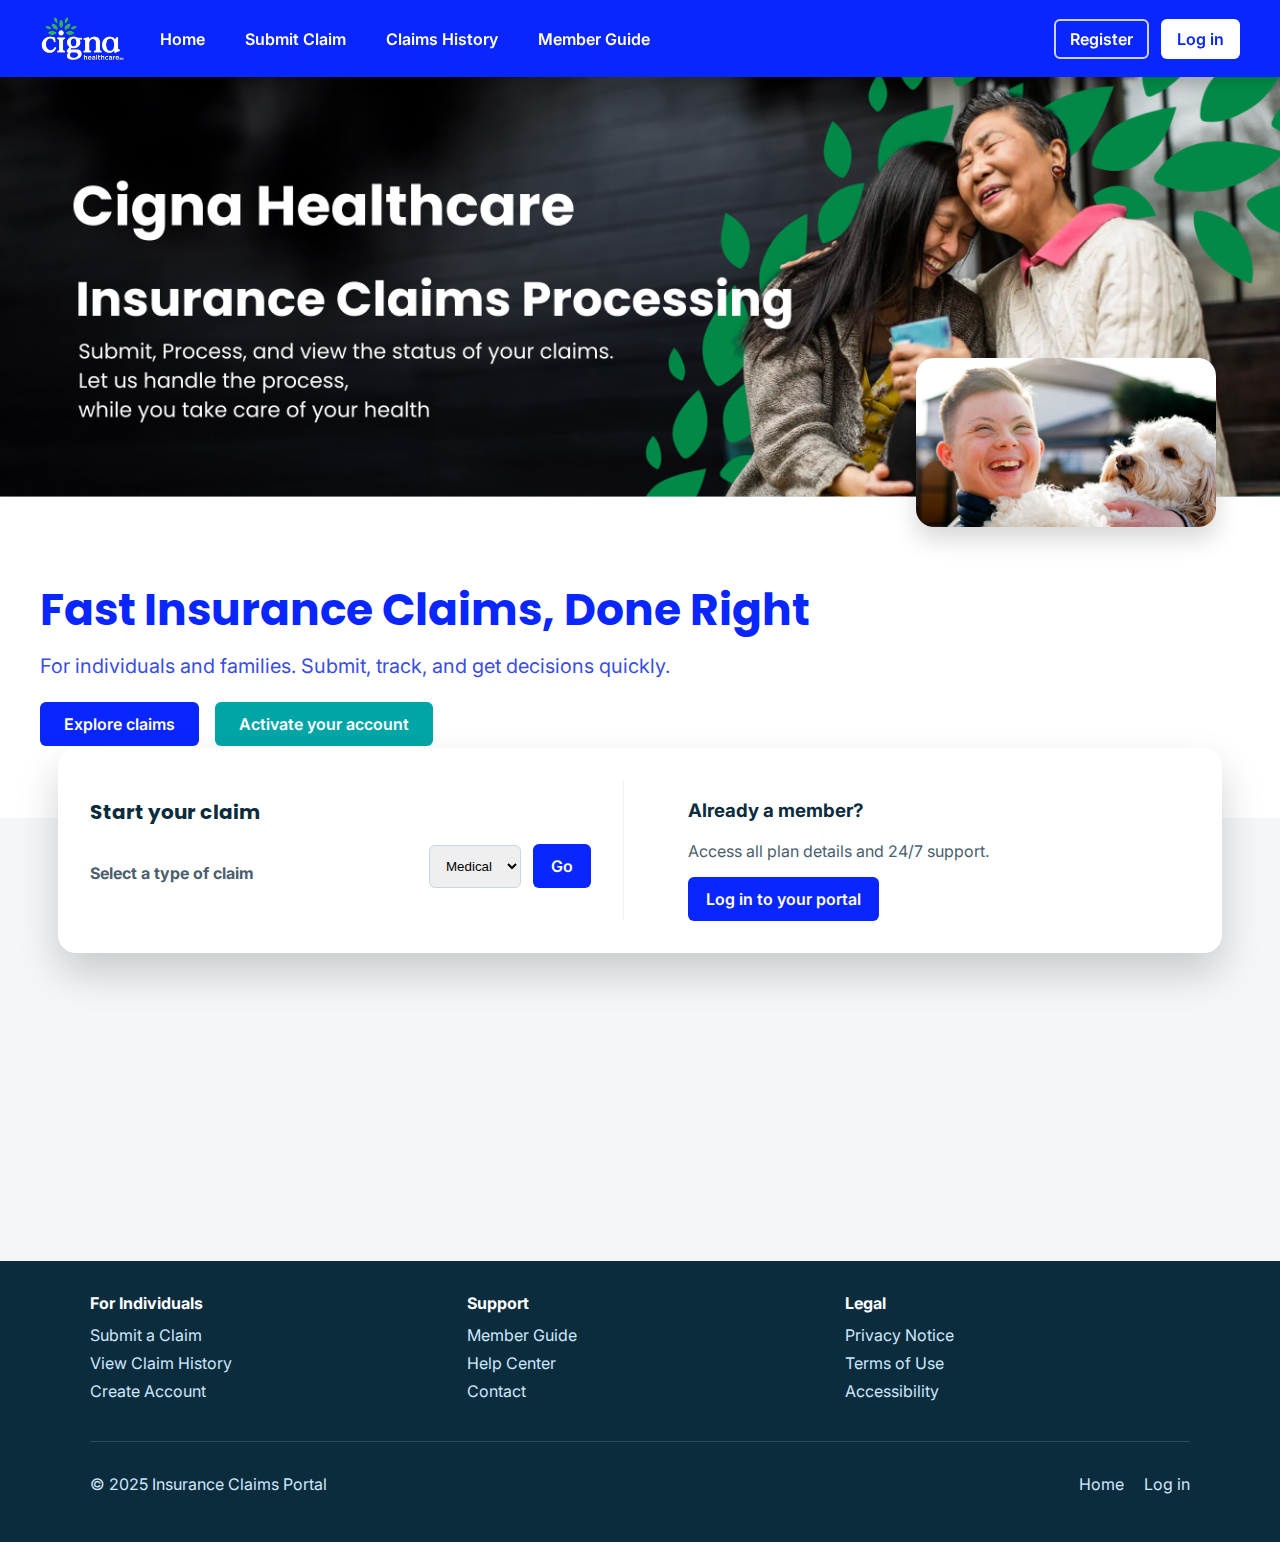
<file: frontend/index.html>
<!DOCTYPE html>
<html lang="en">
<head>
  <meta charset="UTF-8">
  <meta name="viewport" content="width=device-width, initial-scale=1.0">
  <title>Insurance Claims Portal</title>
  <link rel="preconnect" href="https://fonts.googleapis.com">
  <link rel="preconnect" href="https://fonts.gstatic.com" crossorigin>
  <link href="https://fonts.googleapis.com/css2?family=Poppins:wght@400;600&family=Inter:wght@400;600&display=swap" rel="stylesheet">
  <link rel="stylesheet" href="css/style.css">
</head>
<body>
  <header class="site-header">
    <div class="header-inner">
      <a class="brand" href="index.html">
        <img class="brand-logo" src="assets/img/cigna.png" alt="Cigna brand" style="height:45px;">
      </a>
      <nav class="site-nav">
        <a href="index.html" class="nav-link">Home</a>
        <a href="patient/submit.html" class="nav-link">Submit Claim</a>
        <a href="patient/claims.html" class="nav-link">Claims History</a>
        <a href="member-guide.html" class="nav-link">Member Guide</a>
      </nav>
      <div class="header-actions">
        <a class="cta-register" href="register.html">Register</a>
        <a class="cta-login" href="login.html">Log in</a>
      </div>
    </div>
  </header>

  <main>
    <section class="hero-section">
      <div class="hero-media">
        <img class="hero-bg" src="assets/img/hero-leaves.png" alt="Background pattern">
        <img class="hero-figure" src="assets/img/hero-patient.jpg" alt="Member image">
      </div>
      <div class="hero-content">
        <p class="hero-greet" id="greet"></p>
        <h1 class="hero-title">Fast Insurance Claims, Done Right</h1>
        <p class="hero-sub">For individuals and families. Submit, track, and get decisions quickly.</p>
        <div class="hero-ctas">
          <a href="patient/submit.html" class="cta-button">Explore claims</a>
          <a href="register.html" class="cta-button alt">Activate your account</a>
        </div>
      </div>
    </section>

    <section class="tray" aria-label="Quick actions">
      <div class="tray-inner">
        <div class="tray-left">
          <h2 class="tray-title">Start your claim</h2>
          <div class="tray-form">
            <label class="tray-label" for="claimType">Select a type of claim</label>
            <select id="claimType" class="tray-select">
              <option>Medical</option>
              <option>Dental</option>
              <option>Vision</option>
            </select>
          <a class="tray-action" href="patient/submit.html">Go</a>
          </div>
        </div>
        <div class="tray-right">
          <h3 class="tray-subtitle">Already a member?</h3>
          <p class="tray-copy">Access all plan details and 24/7 support.</p>
          <a class="tray-action" href="login.html">Log in to your portal</a>
        </div>
      </div>
    </section>

    <section class="value-grid">
      <div class="value-item reveal">
        <img src="assets/icons/hipaa.svg" alt="HIPAA icon" class="value-icon">
        <h3 class="value-title">HIPAA-conscious</h3>
        <p class="value-copy">Data handling designed with privacy and security at the forefront.</p>
      </div>
      <div class="value-item reveal">
        <img src="assets/icons/security.svg" alt="Security icon" class="value-icon">
        <h3 class="value-title">Secure by default</h3>
        <p class="value-copy">Best-practice authentication and protected endpoints throughout the portal.</p>
      </div>
      <div class="value-item reveal">
        <img src="assets/icons/cloud.svg" alt="Cloud icon" class="value-icon">
        <h3 class="value-title">Cloud-native</h3>
        <p class="value-copy">Built on scalable services for consistent performance and reliability.</p>
      </div>
      <div class="value-item reveal">
        <img src="assets/icons/speed.svg" alt="Speed icon" class="value-icon">
        <h3 class="value-title">Fast decisions</h3>
        <p class="value-copy">Streamlined workflows from claim submission to resolution.</p>
      </div>
    </section>
  </main>

  <footer class="site-footer">
    <div class="footer-inner">
      <div class="footer-cols">
        <div class="footer-col">
          <h4>For Individuals</h4>
          <a href="patient/submit.html" class="footer-link">Submit a Claim</a>
          <a href="patient/claims.html" class="footer-link">View Claim History</a>
          <a href="register.html" class="footer-link">Create Account</a>
        </div>
        <div class="footer-col">
          <h4>Support</h4>
          <a href="dashboard.html" class="footer-link">Member Guide</a>
          <a href="404.html" class="footer-link">Help Center</a>
          <a href="404.html" class="footer-link">Contact</a>
        </div>
        <div class="footer-col">
          <h4>Legal</h4>
          <a href="404.html" class="footer-link">Privacy Notice</a>
          <a href="404.html" class="footer-link">Terms of Use</a>
          <a href="404.html" class="footer-link">Accessibility</a>
        </div>
      </div>
      <div class="footer-bottom">
        <p class="footer-copy">© 2025 Insurance Claims Portal</p>
        <div class="footer-links">
          <a href="index.html">Home</a>
          <a href="login.html">Log in</a>
        </div>
      </div>
    </div>
  </footer>

  <script>
    const greetEl = document.getElementById('greet');
    if (greetEl) {
      const h = new Date().getHours();
      const g = h < 12 ? 'Good Morning' : h < 18 ? 'Good Afternoon' : 'Good Evening';
      greetEl.textContent = g;
    }
    const observer = new IntersectionObserver((entries)=>{
      entries.forEach(e=>{ if (e.isIntersecting) e.target.classList.add('revealed'); });
    }, { threshold: 0.2 });
    document.querySelectorAll('.reveal').forEach(el=>observer.observe(el));

    function authed(){ return !!(sessionStorage.getItem('token') || localStorage.getItem('token')); }
    function guard(anchor){
      if (!anchor) return;
      anchor.addEventListener('click', (e)=>{
        if (!authed()) {
          e.preventDefault();
          const dest = anchor.getAttribute('href');
          window.location.href = `login.html?next=${encodeURIComponent(dest)}`;
        }
      });
    }
    guard(document.querySelector('.nav-link[href="patient/submit.html"]'));
    guard(document.querySelector('.nav-link[href="patient/claims.html"]'));
    guard(document.querySelector('.tray-action'));
    guard(document.querySelector('.cta-button[href="patient/submit.html"]'));
  </script>
</body>
</html>
</file>
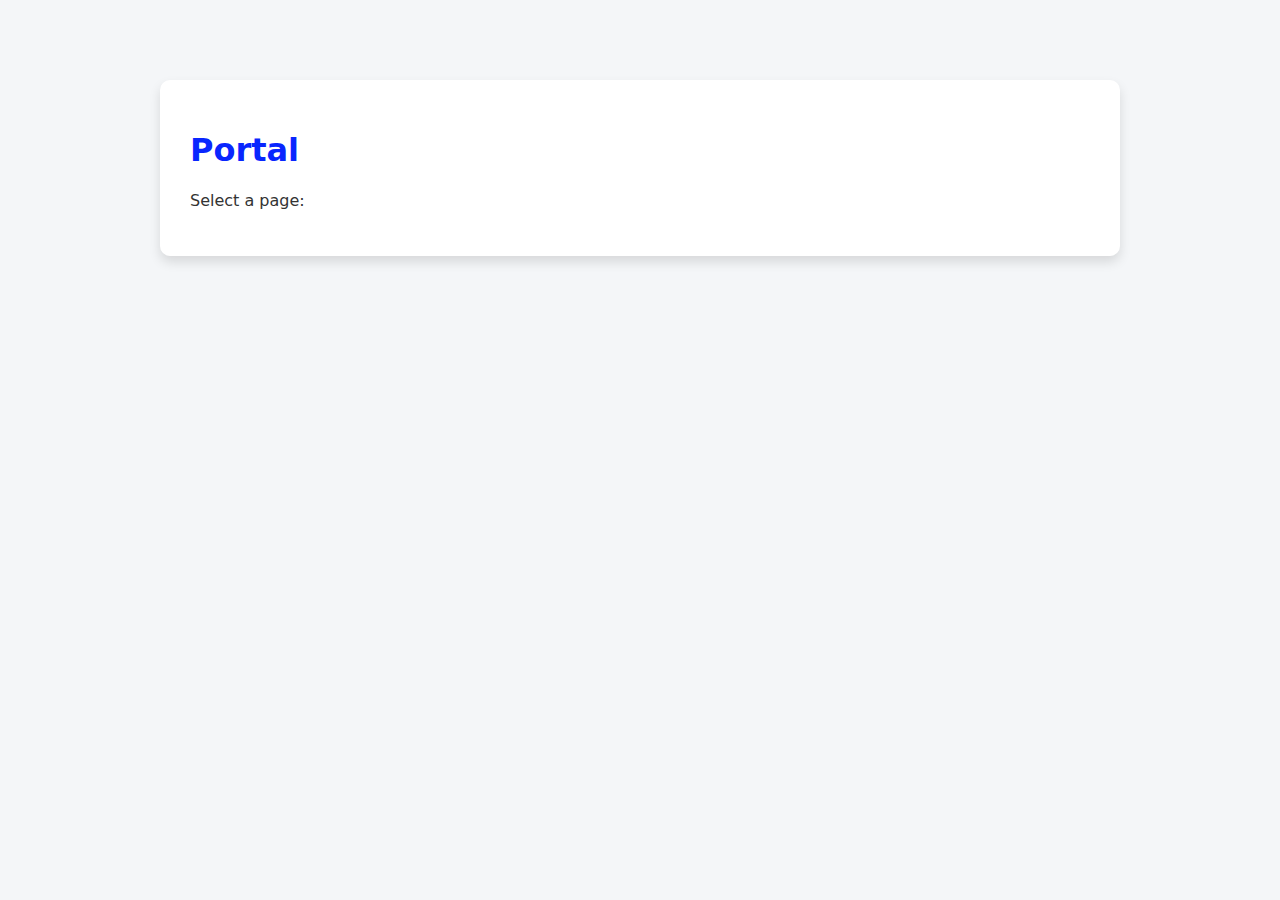
<file: frontend/dashboard.html>
<!DOCTYPE html>
<html lang="en">
<head>
  <meta charset="UTF-8">
  <meta name="viewport" content="width=device-width, initial-scale=1.0">
  <title>Portal Dashboard</title>
  <link rel="stylesheet" href="css/style.css">
</head>
<body>
  <div class="container">
    <div class="card">
      <h1>Portal</h1>
      <div id="content">
        <p>Select a page:</p>
        <div id="patientNav" style="display:none;">
          <a class="cta-button" href="patient/profile.html">Profile</a>
          <a class="cta-button" href="patient/claims.html" style="margin-left:12px;">Claims History</a>
          <a class="cta-button" href="patient/submit.html" style="margin-left:12px;">Submit Claim</a>
        </div>
        <div id="adminNav" style="display:none;">
          <a class="cta-button" href="admin/dashboard.html">Admin Dashboard</a>
        </div>
      </div>
    </div>
  </div>
  <script>
    const params = new URLSearchParams(window.location.search);
    const role = params.get('role') || (sessionStorage.getItem('role') || localStorage.getItem('role'));
    if (role === 'patient') document.getElementById('patientNav').style.display = 'block';
    if (role === 'admin') document.getElementById('adminNav').style.display = 'block';
  </script>
</body>
</html>
</file>
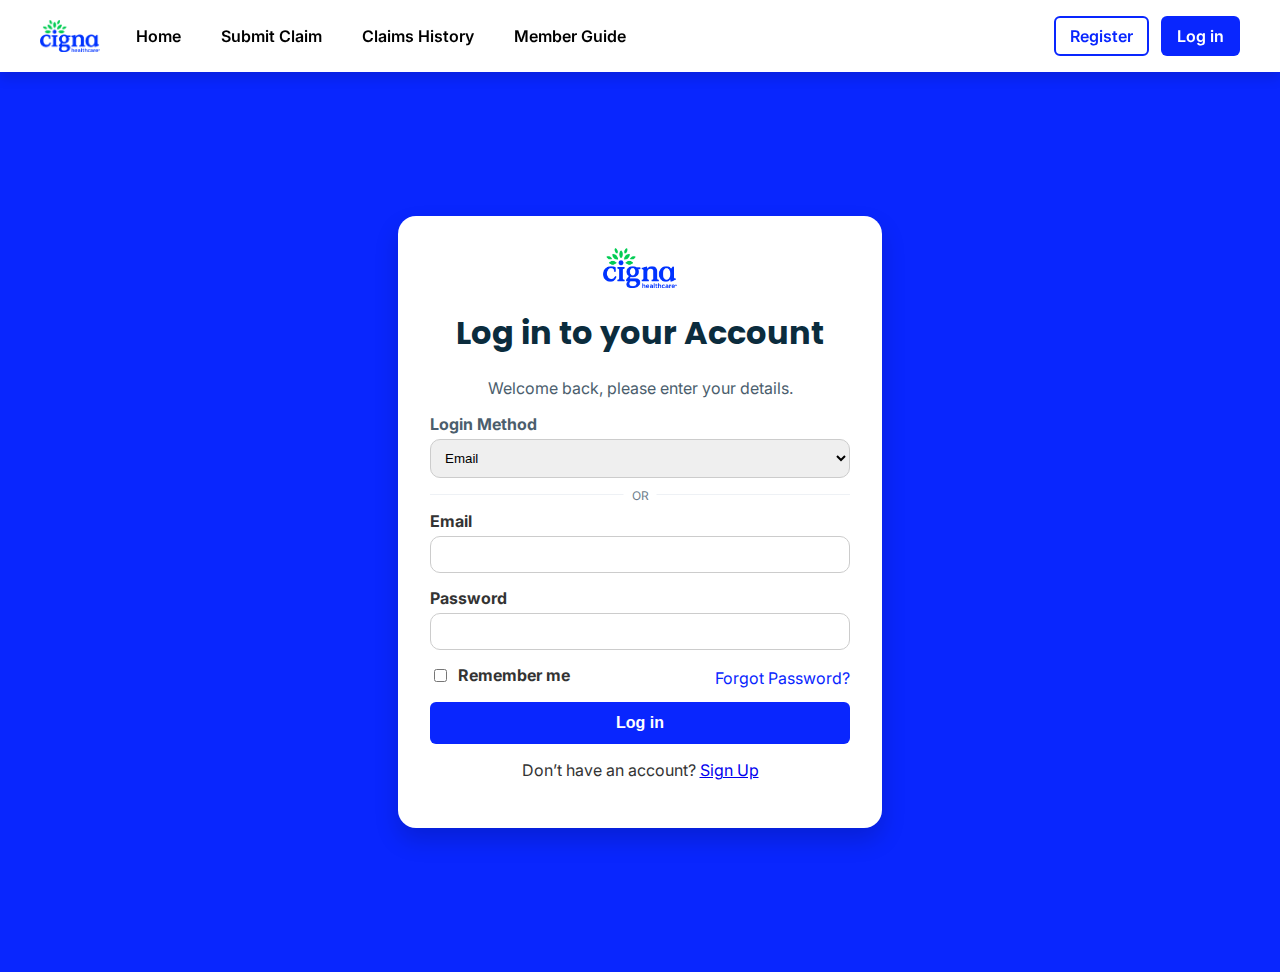
<file: frontend/login.html>
<!DOCTYPE html>
<html lang="en">
<head>
  <meta charset="UTF-8">
  <meta name="viewport" content="width=device-width, initial-scale=1.0">
  <title>Login • Cigna Claims</title>
  <link rel="preconnect" href="https://fonts.googleapis.com">
  <link rel="preconnect" href="https://fonts.gstatic.com" crossorigin>
  <link href="https://fonts.googleapis.com/css2?family=Poppins:wght@400;600&family=Inter:wght@400;600&display=swap" rel="stylesheet">
  <link rel="stylesheet" href="css/style.css">
</head>
<body class="auth-theme">
  <header class="site-header">
    <div class="header-inner">
      <a class="brand" href="index.html"><img class="brand-logo" src="assets/img/cigna1.png" alt="Cigna brand"></a>
      <nav class="site-nav">
        <a href="index.html" class="nav-link">Home</a>
        <a href="patient/submit.html" class="nav-link">Submit Claim</a>
        <a href="patient/claims.html" class="nav-link">Claims History</a>
        <a href="member-guide.html" class="nav-link">Member Guide</a>
      </nav>
      <div class="header-actions">
        <a class="cta-register" href="register.html">Register</a>
        <a class="cta-login" href="login.html">Log in</a>
      </div>
    </div>
  </header>

  <main class="auth-page">
    <div class="auth-card" role="form" aria-labelledby="loginTitle">
      <img class="auth-logo" src="assets/img/cigna1.png" alt="Cigna logo">
      <h1 id="loginTitle" class="auth-title">Log in to your Account</h1>
      <p class="auth-sub">Welcome back, please enter your details.</p>
      <form id="loginForm" autocomplete="off" novalidate>
        <div class="form-group">
          <label class="tray-label">Login Method</label>
          <select id="loginMethod">
            <option value="email">Email</option>
            <option value="patient">Patient ID</option>
          </select>
        </div>
        <div class="divider"><span class="divider-text">OR</span></div>
        <div class="form-group" id="emailGroup">
          <label for="email">Email</label>
          <input id="email" type="email" aria-required="true" />
        </div>
        <div class="form-group" id="patientGroup" style="display:none;">
          <label for="patientId">Patient ID</label>
          <input id="patientId" type="text" aria-required="true" />
        </div>
        <div class="form-group">
          <label for="password">Password</label>
          <input id="password" type="password" required aria-required="true" minlength="8" />
        </div>
        <div class="auth-actions">
          <label for="remember" class="remember-label"><input id="remember" type="checkbox" /><span>Remember me</span></label>
          <a class="forgot-link" href="#" aria-disabled="true">Forgot Password?</a>
        </div>
        <button class="auth-submit" type="submit">Log in</button>
        <div id="loginMessage" class="auth-message"></div>
      </form>
      <p class="auth-footer-text">Don’t have an account? <a href="register.html">Sign Up</a></p>
    </div>
  </main>
  <script src="js/auth.js"></script>
  <script>
    const method = document.getElementById('loginMethod');
    const emailGroup = document.getElementById('emailGroup');
    const patientGroup = document.getElementById('patientGroup');
    method.addEventListener('change', () => {
      const m = method.value;
      emailGroup.style.display = m === 'email' ? 'block' : 'none';
      patientGroup.style.display = m === 'patient' ? 'block' : 'none';
    });
  </script>
</body>
</html>
</file>
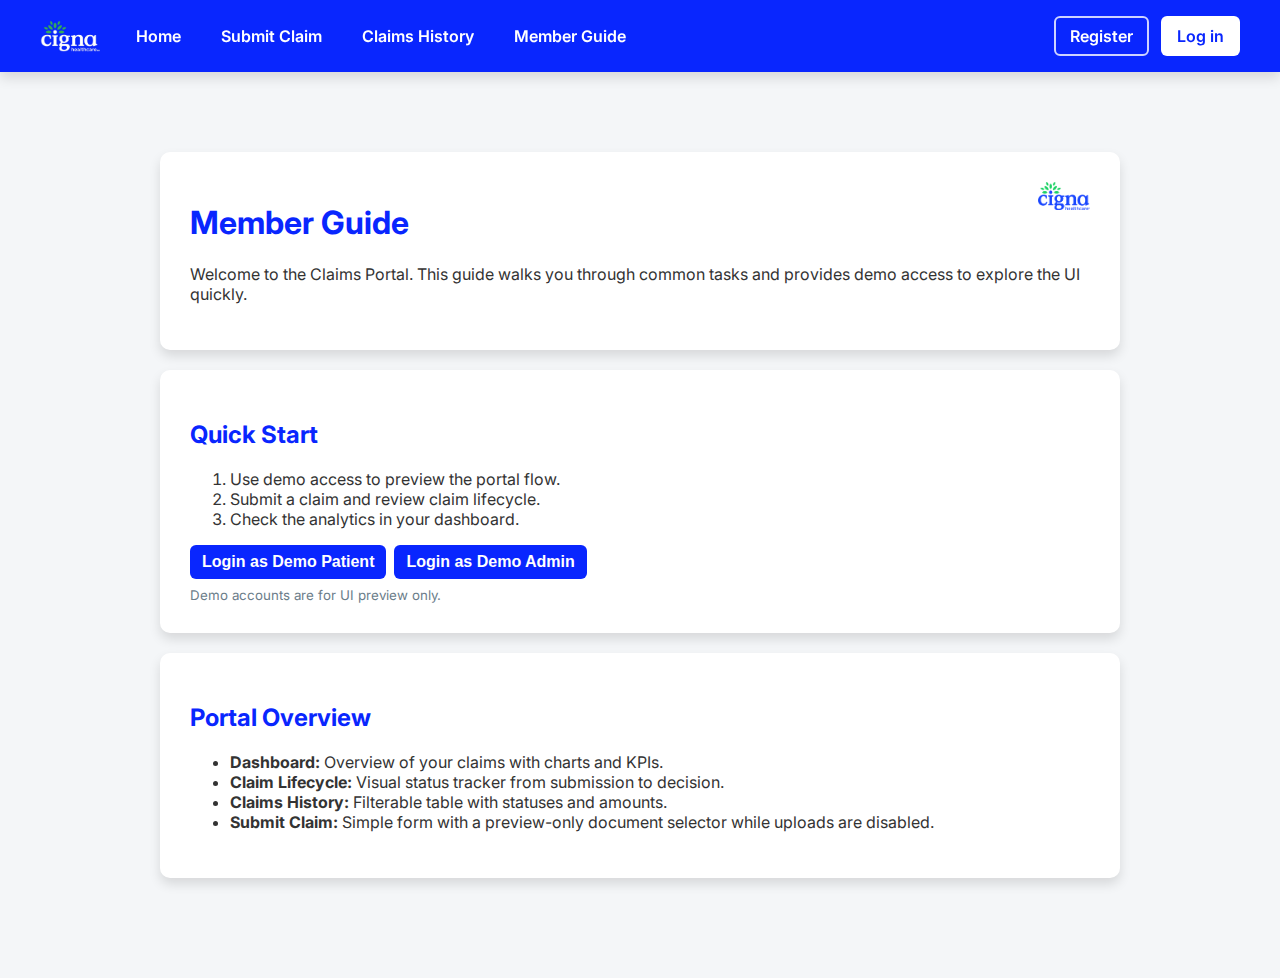
<file: frontend/member-guide.html>
<!DOCTYPE html>
<html lang="en">
<head>
  <meta charset="UTF-8">
  <meta name="viewport" content="width=device-width, initial-scale=1.0">
  <title>Member Guide</title>
  <link rel="preconnect" href="https://fonts.googleapis.com">
  <link rel="preconnect" href="https://fonts.gstatic.com" crossorigin>
  <link href="https://fonts.googleapis.com/css2?family=Poppins:wght@400;600&family=Inter:wght@400;600&display=swap" rel="stylesheet">
  <link rel="stylesheet" href="css/style.css">
</head>
<body>
  <header class="site-header">
    <div class="header-inner">
      <a class="brand" href="index.html"><img class="brand-logo" src="assets/img/cigna.png" alt="Cigna"></a>
      <nav class="site-nav">
        <a href="index.html" class="nav-link">Home</a>
        <a href="patient/submit.html" class="nav-link">Submit Claim</a>
        <a href="patient/claims.html" class="nav-link">Claims History</a>
        <a href="member-guide.html" class="nav-link">Member Guide</a>
      </nav>
      <div class="header-actions">
        <a class="cta-register" href="register.html">Register</a>
        <a class="cta-login" href="login.html">Log in</a>
      </div>
    </div>
  </header>
  <main class="container">
    <div class="card">
      <img class="page-brand" src="assets/img/cigna1.png" alt="brand">
      <h1>Member Guide</h1>
      <p>Welcome to the Claims Portal. This guide walks you through common tasks and provides demo access to explore the UI quickly.</p>
    </div>
    <div class="card">
      <h2>Quick Start</h2>
      <ol>
        <li>Use demo access to preview the portal flow.</li>
        <li>Submit a claim and review claim lifecycle.</li>
        <li>Check the analytics in your dashboard.</li>
      </ol>
      <div style="margin-top:8px; display:flex; gap:8px;">
        <button type="button" class="auth-submit" id="demoPatientBtn" style="width:auto; padding:8px 12px;">Login as Demo Patient</button>
        <button type="button" class="auth-submit" id="demoAdminBtn" style="width:auto; padding:8px 12px;">Login as Demo Admin</button>
      </div>
      <small style="display:block; color:#6b7d8a; margin-top:8px;">Demo accounts are for UI preview only.</small>
    </div>
    <div class="card">
      <h2>Portal Overview</h2>
      <ul>
        <li><strong>Dashboard:</strong> Overview of your claims with charts and KPIs.</li>
        <li><strong>Claim Lifecycle:</strong> Visual status tracker from submission to decision.</li>
        <li><strong>Claims History:</strong> Filterable table with statuses and amounts.</li>
        <li><strong>Submit Claim:</strong> Simple form with a preview-only document selector while uploads are disabled.</li>
      </ul>
    </div>
  </main>
  <script src="js/auth.js"></script>
  <script>
    function authed(){ return !!(sessionStorage.getItem('token') || localStorage.getItem('token')); }
    document.getElementById('demoPatientBtn').addEventListener('click', ()=>{
      setAuth('DEMO', 'patient', 'PATIENT#DEMO', true);
      window.location.href = 'patient/dashboard.html';
    });
    document.getElementById('demoAdminBtn').addEventListener('click', ()=>{
      setAuth('DEMO', 'admin', null, true);
      window.location.href = 'admin/dashboard.html';
    });
  </script>
</body>
</html>
</file>
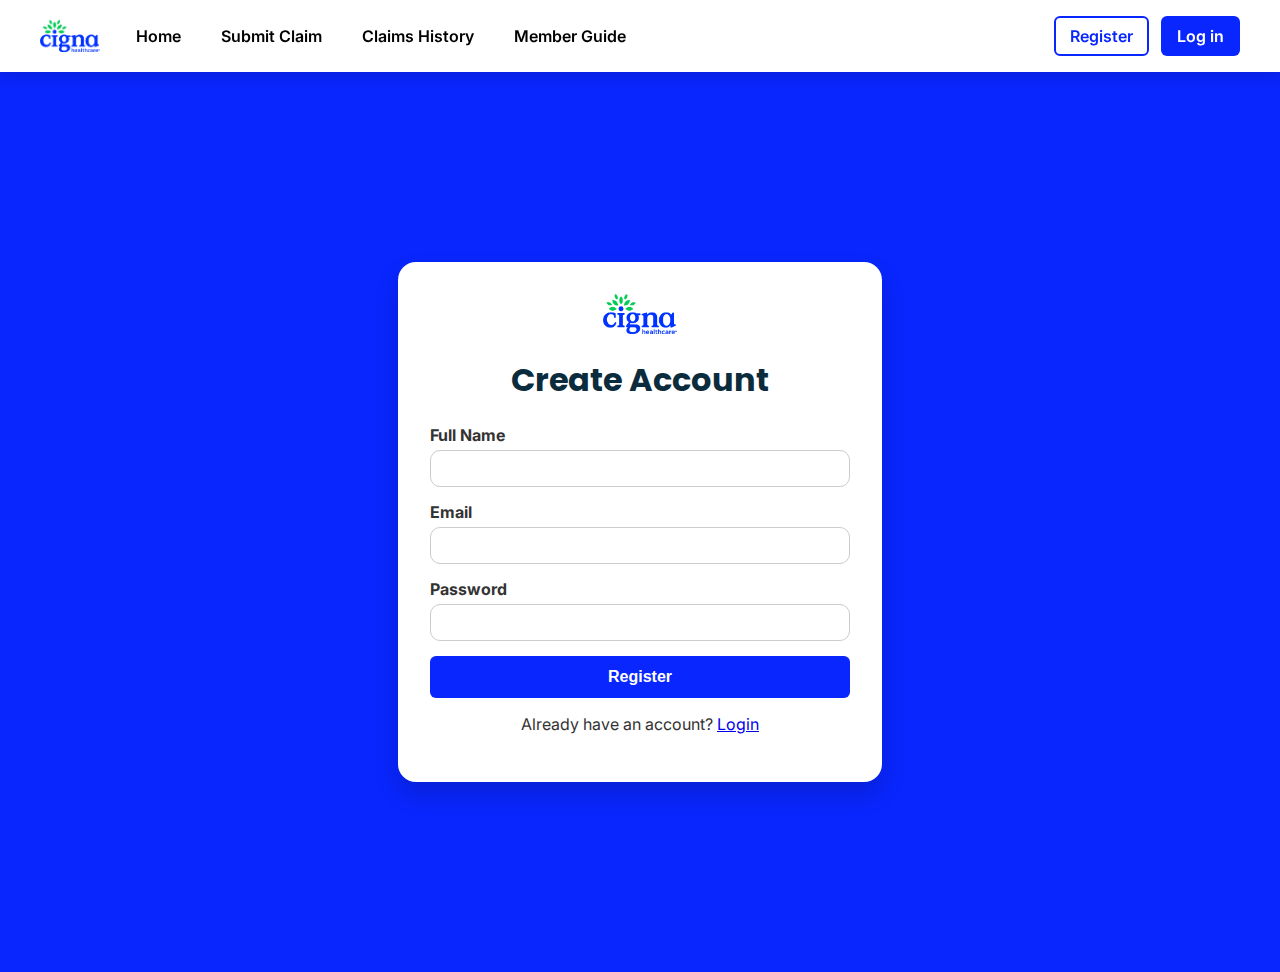
<file: frontend/register.html>
<!DOCTYPE html>
<html lang="en">
<head>
  <meta charset="UTF-8">
  <meta name="viewport" content="width=device-width, initial-scale=1.0">
  <title>Register • Cigna Claims</title>
  <link rel="preconnect" href="https://fonts.googleapis.com">
  <link rel="preconnect" href="https://fonts.gstatic.com" crossorigin>
  <link href="https://fonts.googleapis.com/css2?family=Poppins:wght@400;600&family=Inter:wght@400;600&display=swap" rel="stylesheet">
  <link rel="stylesheet" href="css/style.css">
</head>
<body class="auth-theme">
  <header class="site-header">
    <div class="header-inner">
      <a class="brand" href="index.html"><img class="brand-logo" src="assets/img/cigna1.png" alt="Cigna brand"></a>
      <nav class="site-nav">
        <a href="index.html" class="nav-link">Home</a>
        <a href="patient/submit.html" class="nav-link">Submit Claim</a>
        <a href="patient/claims.html" class="nav-link">Claims History</a>
        <a href="member-guide.html" class="nav-link">Member Guide</a>
      </nav>
      <div class="header-actions">
        <a class="cta-register" href="register.html">Register</a>
        <a class="cta-login" href="login.html">Log in</a>
      </div>
    </div>
  </header>

  <main class="auth-page">
    <div class="auth-card" role="form" aria-labelledby="regTitle">
      <img class="auth-logo" src="assets/img/cigna1.png" alt="Cigna logo">
      <h1 id="regTitle" class="auth-title">Create Account</h1>
      <form id="registerForm" autocomplete="off" novalidate>
        <div class="form-group">
          <label for="name">Full Name</label>
          <input id="name" type="text" required aria-required="true" />
        </div>
        <div class="form-group">
          <label for="email">Email</label>
          <input id="email" type="email" required aria-required="true" />
        </div>
        <div class="form-group">
          <label for="password">Password</label>
          <input id="password" type="password" required aria-required="true" minlength="8" />
          <small id="strength" aria-live="polite"></small>
        </div>
        <button class="auth-submit" type="submit">Register</button>
        <div id="registerMessage" class="auth-message"></div>
      </form>
      <p class="auth-footer-text">Already have an account? <a href="login.html">Login</a></p>
    </div>
  </main>
  <script src="js/register.js"></script>
</body>
</html>
</file>
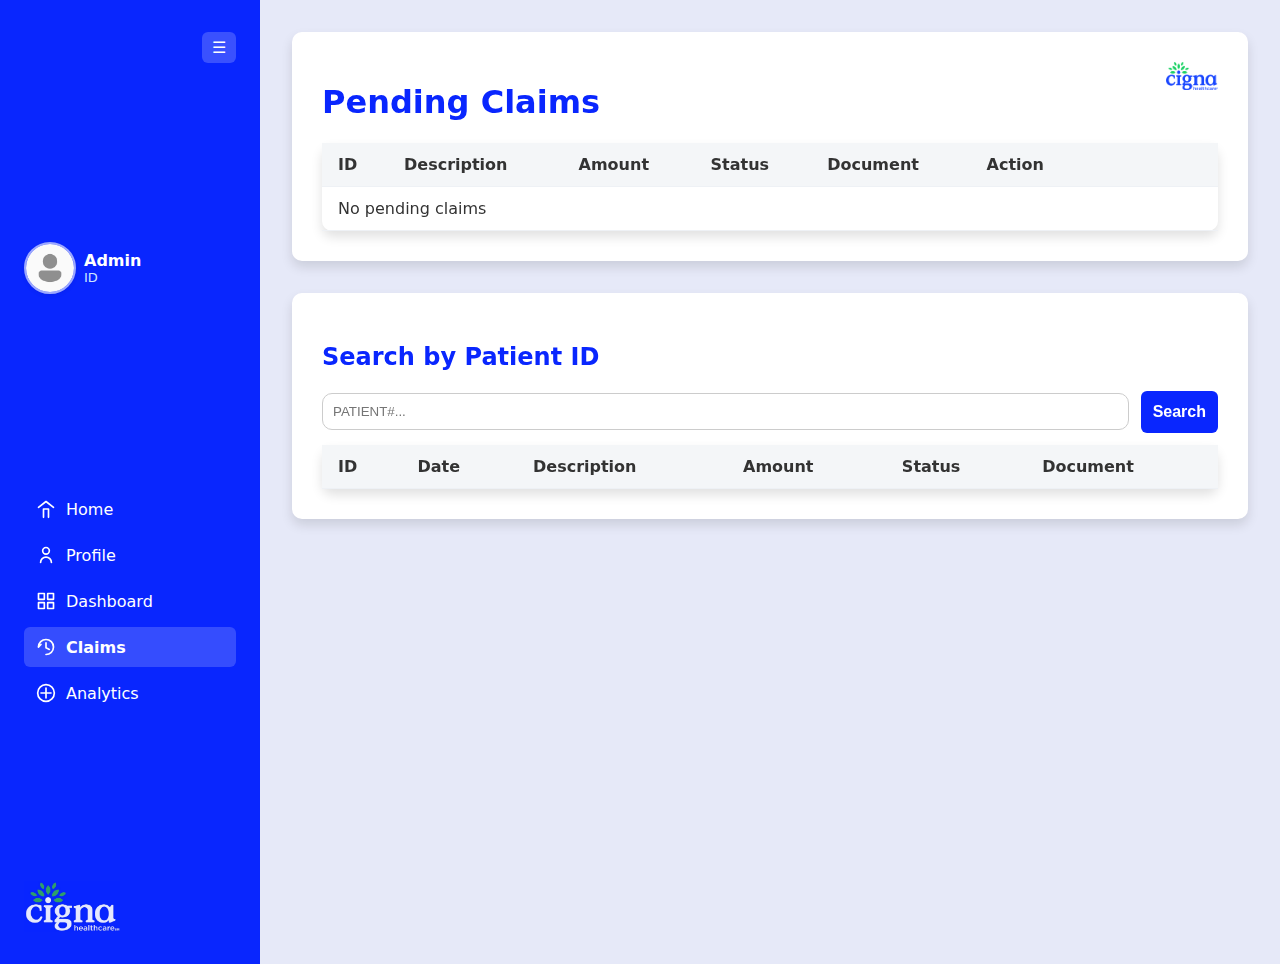
<file: frontend/admin/claims.html>
<!DOCTYPE html>
<html lang="en">
<head>
  <meta charset="UTF-8">
  <meta name="viewport" content="width=device-width, initial-scale=1.0">
  <title>Admin Claims</title>
  <link rel="stylesheet" href="../css/style.css">
</head>
<body>
  <div class="patient-shell">
    <aside class="sidebar">
      <div class="sidebar-top"><button class="sidebar-toggle" aria-label="Toggle sidebar">☰</button></div>
      <div class="sidebar-header">
        <img class="sidebar-avatar" src="../assets/img/profile.png" alt="Avatar">
        <div>
          <div class="sidebar-name" id="sbName">Admin</div>
          <div class="sidebar-id" id="sbId">ID</div>
        </div>
      </div>
      <nav class="sidebar-nav">
        <a class="sidebar-link" href="../index.html"><img class="sidebar-icon" src="../assets/icons/home.svg"><span>Home</span></a>
        <a class="sidebar-link" href="profile.html"><img class="sidebar-icon" src="../assets/icons/patient.svg"><span>Profile</span></a>
        <a class="sidebar-link" href="dashboard.html"><img class="sidebar-icon" src="../assets/icons/dashboard.svg"><span>Dashboard</span></a>
        <a class="sidebar-link active" href="claims.html"><img class="sidebar-icon" src="../assets/icons/history.svg"><span>Claims</span></a>
        <a class="sidebar-link" href="analytics.html"><img class="sidebar-icon" src="../assets/icons/lifecycle.svg"><span>Analytics</span></a>
      </nav>
      <img class="sidebar-bottom-logo" src="../assets/img/cigna.png" alt="Cigna">
    </aside>
    <main class="content">
      <div class="card">
        <img class="page-brand" src="../assets/img/cigna1.png" alt="brand">
        <h1>Pending Claims</h1>
        <div id="claimsDiv" class="table-card">Loading...</div>
      </div>
      <div class="card">
        <h2>Search by Patient ID</h2>
        <div class="filters">
          <input id="searchPatientId" type="text" placeholder="PATIENT#..." />
          <button class="auth-submit" id="searchBtn" style="width:auto;">Search</button>
        </div>
        <div class="table-card">
          <table>
            <thead><tr><th>ID</th><th>Date</th><th>Description</th><th>Amount</th><th>Status</th><th>Document</th></tr></thead>
            <tbody id="searchTable"></tbody>
          </table>
        </div>
      </div>
    </main>
  </div>
  <script src="admin.js"></script>
  <script src="../patient/sidebar.js"></script>
  <script>
    function renderClaimsByPatient(patientId) {
      (async ()=>{
        const API_BASE = 'http://k8s-training-capstone-e0f294e241-9c8360a7cd58c010.elb.eu-west-2.amazonaws.com/api/v1'
        const token = sessionStorage.getItem('token') || localStorage.getItem('token')
        const headers = token ? { Authorization: `Bearer ${token}` } : {}
        const res = await fetch(`${API_BASE}/admin/claims/by-patient/${encodeURIComponent(patientId)}`, { headers })
        if (!res.ok) { document.getElementById('searchTable').innerHTML = '<tr><td colspan="6">Failed to load claims</td></tr>'; return }
        const claims = await res.json()
        const sorted = claims.slice().sort((a,b)=> new Date(b.created_at)-new Date(a.created_at))
        document.getElementById('searchTable').innerHTML = (sorted.length?sorted.map(c=>`
          <tr><td>${c.claim_id}</td><td>${new Date(c.created_at).toLocaleDateString()}</td><td>${c.description||''}</td><td>₹${Number(c.amount||0).toFixed(2)}</td><td><span class='badge badge-${c.claim_status}'>${c.claim_status}</span></td><td>${c.document_url?`<a href='${c.document_url}' target='_blank' rel='noopener'>View</a>`:'-'}</td></tr>
        `).join(''):`<tr><td colspan="6">No claims found for ${patientId}</td></tr>`)
      })()
    }
    document.getElementById('searchBtn').addEventListener('click', ()=>{
      const patientId = document.getElementById('searchPatientId').value.trim()
      if (!patientId) return
      renderClaimsByPatient(patientId)
    })
    document.getElementById('searchPatientId').addEventListener('keydown', (e)=>{
      if (e.key==='Enter') {
        const patientId = e.target.value.trim(); if (patientId) renderClaimsByPatient(patientId)
      }
    })
  </script>
</body>
</html>
</file>
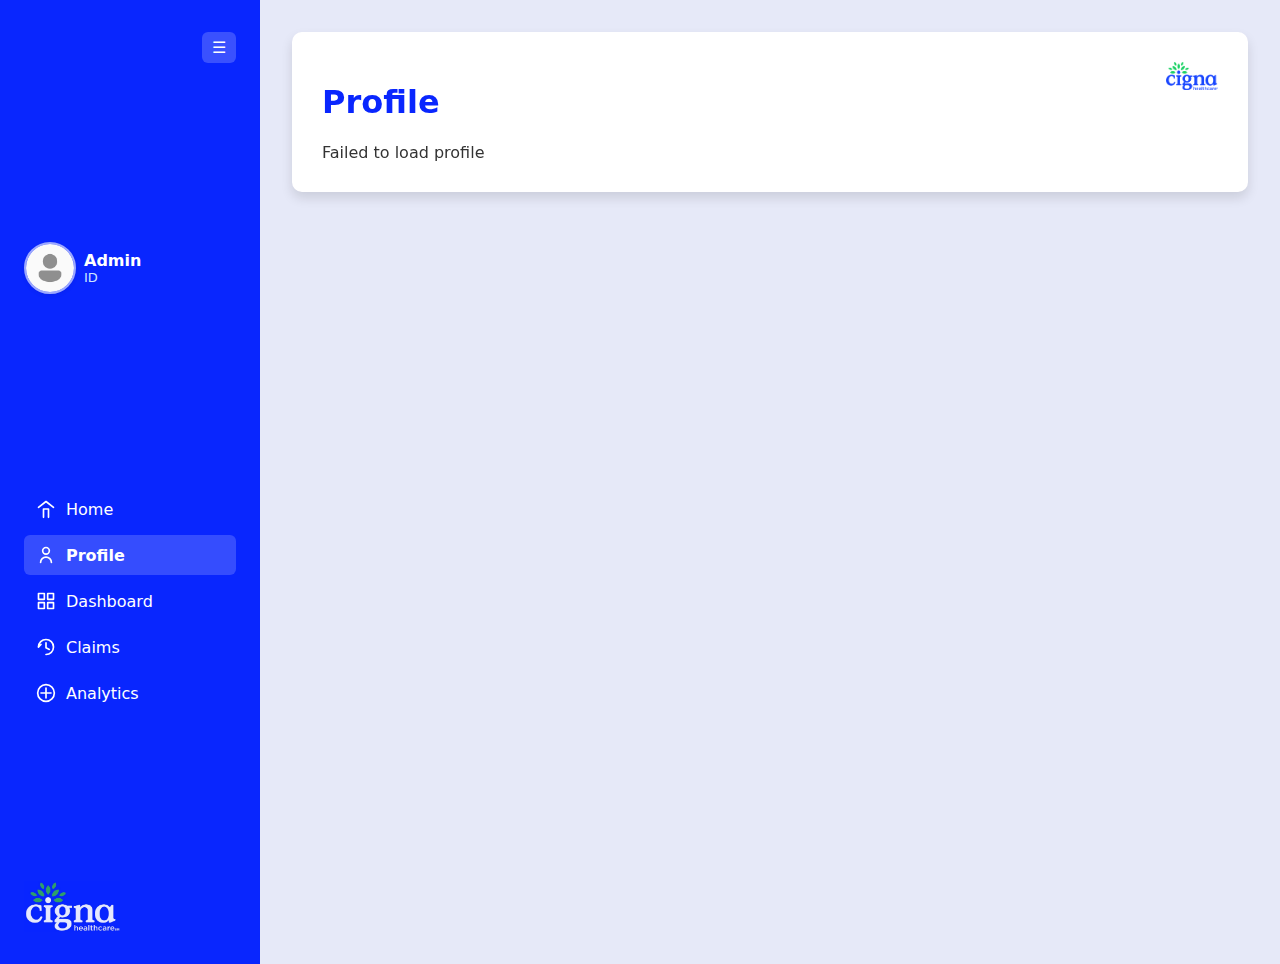
<file: frontend/admin/profile.html>
<!DOCTYPE html>
<html lang="en">
<head>
  <meta charset="UTF-8">
  <meta name="viewport" content="width=device-width, initial-scale=1.0">
  <title>Admin Profile</title>
  <link rel="stylesheet" href="../css/style.css">
</head>
<body>
  <div class="patient-shell">
    <aside class="sidebar">
      <div class="sidebar-top"><button class="sidebar-toggle" aria-label="Toggle sidebar">☰</button></div>
      <div class="sidebar-header">
        <img class="sidebar-avatar" src="../assets/img/profile.png" alt="Avatar">
        <div>
          <div class="sidebar-name" id="sbName">Admin</div>
          <div class="sidebar-id" id="sbId">ID</div>
        </div>
      </div>
      <nav class="sidebar-nav">
        <a class="sidebar-link" href="../index.html"><img class="sidebar-icon" src="../assets/icons/home.svg"><span>Home</span></a>
        <a class="sidebar-link active" href="profile.html"><img class="sidebar-icon" src="../assets/icons/patient.svg"><span>Profile</span></a>
        <a class="sidebar-link" href="dashboard.html"><img class="sidebar-icon" src="../assets/icons/dashboard.svg"><span>Dashboard</span></a>
        <a class="sidebar-link" href="claims.html"><img class="sidebar-icon" src="../assets/icons/history.svg"><span>Claims</span></a>
        <a class="sidebar-link" href="analytics.html"><img class="sidebar-icon" src="../assets/icons/lifecycle.svg"><span>Analytics</span></a>
      </nav>
      <img class="sidebar-bottom-logo" src="../assets/img/cigna.png" alt="Cigna">
    </aside>
    <main class="content">
      <div class="card">
        <img class="page-brand" src="../assets/img/cigna1.png" alt="brand">
        <h1>Profile</h1>
        <div id="adminProfile">Loading...</div>
      </div>
    </main>
  </div>
  <script src="admin.js"></script>
  <script src="../patient/sidebar.js"></script>
</body>
</html>
</file>
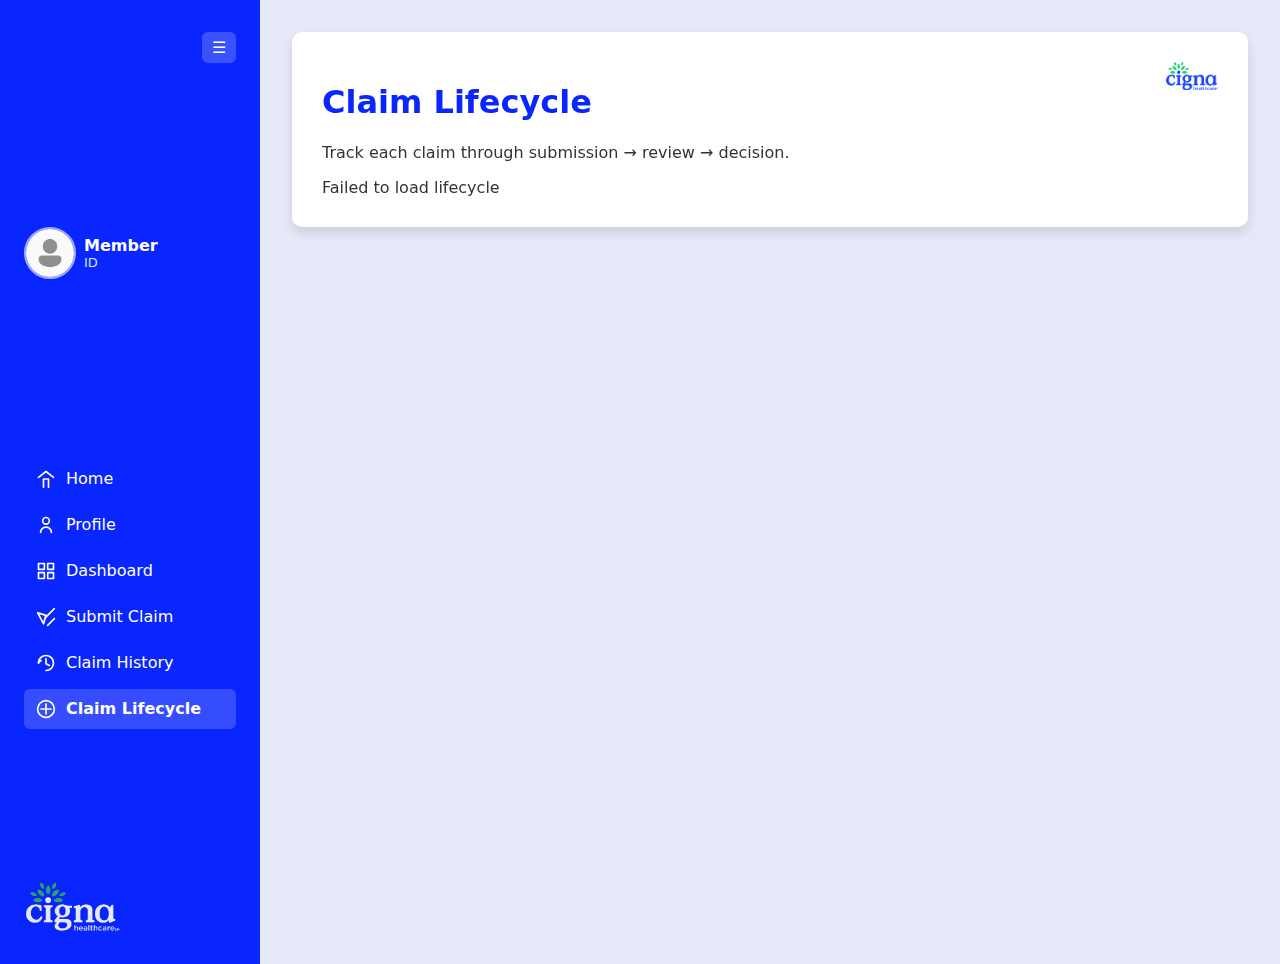
<file: frontend/patient/lifecycle.html>
<!DOCTYPE html>
<html lang="en">
<head>
  <meta charset="UTF-8">
  <meta name="viewport" content="width=device-width, initial-scale=1.0">
  <title>Claim Lifecycle</title>
  <link rel="stylesheet" href="../css/style.css">
</head>
<body>
  <div class="patient-shell">
    <aside class="sidebar">
      <div class="sidebar-top"><button class="sidebar-toggle" aria-label="Toggle sidebar">☰</button></div>
      <div class="sidebar-header">
        <img class="sidebar-avatar" src="../assets/img/profile.png" alt="Avatar">
        <div>
          <div class="sidebar-name" id="sbName">Member</div>
          <div class="sidebar-id" id="sbId">ID</div>
        </div>
      </div>
      <nav class="sidebar-nav">
        <a class="sidebar-link" href="../index.html"><img class="sidebar-icon" src="../assets/icons/home.svg"><span>Home</span></a>
        <a class="sidebar-link" href="profile.html"><img class="sidebar-icon" src="../assets/icons/patient.svg"><span>Profile</span></a>
        <a class="sidebar-link" href="dashboard.html"><img class="sidebar-icon" src="../assets/icons/dashboard.svg"><span>Dashboard</span></a>
        <a class="sidebar-link" href="submit.html"><img class="sidebar-icon" src="../assets/icons/submit.svg"><span>Submit Claim</span></a>
        <a class="sidebar-link" href="claims.html"><img class="sidebar-icon" src="../assets/icons/history.svg"><span>Claim History</span></a>
        <a class="sidebar-link active" href="lifecycle.html"><img class="sidebar-icon" src="../assets/icons/lifecycle.svg"><span>Claim Lifecycle</span></a>
      </nav>
      <img class="sidebar-bottom-logo" src="../assets/img/cigna.png" alt="Cigna">
    </aside>
    <main class="content">
      <div class="card">
        <img class="page-brand" src="../assets/img/cigna1.png" alt="brand">
        <h1>Claim Lifecycle</h1>
        <p>Track each claim through submission → review → decision.</p>
        <div id="lifecycleList"></div>
      </div>
    </main>
  </div>
  <script src="patient.js"></script>
  <script src="sidebar.js"></script>
</body>
</html>
</file>
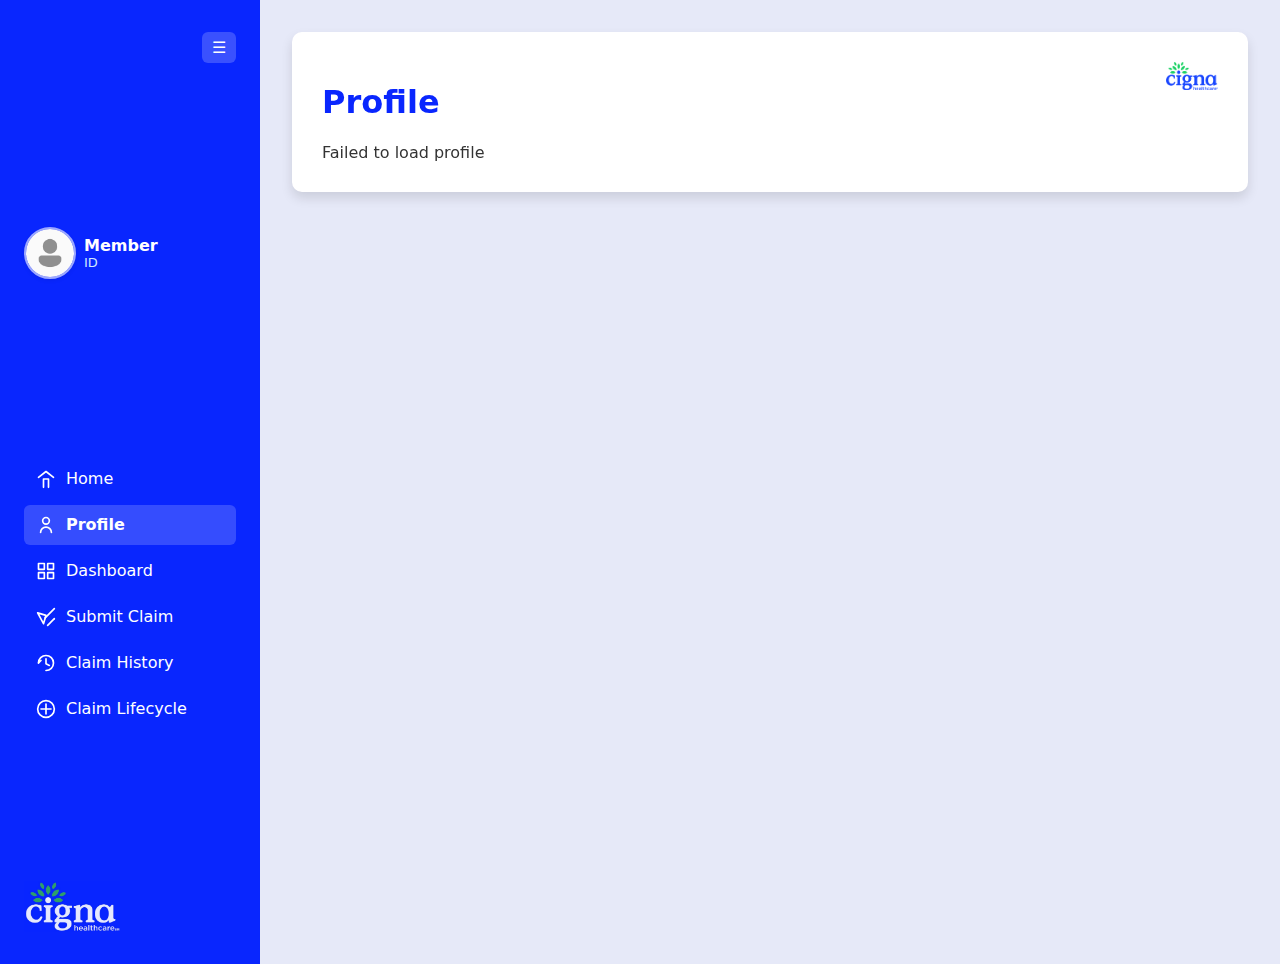
<file: frontend/patient/profile.html>
<!DOCTYPE html>
<html lang="en">
<head>
  <meta charset="UTF-8">
  <meta name="viewport" content="width=device-width, initial-scale=1.0">
  <title>Patient Profile</title>
  <link rel="stylesheet" href="../css/style.css">
</head>
<body>
  <div class="patient-shell">
    <aside class="sidebar">
      <div class="sidebar-top"><button class="sidebar-toggle" aria-label="Toggle sidebar">☰</button></div>
      <div class="sidebar-header">
        <img class="sidebar-avatar" src="../assets/img/profile.png" alt="Avatar">
        <div>
          <div class="sidebar-name" id="sbName">Member</div>
          <div class="sidebar-id" id="sbId">ID</div>
        </div>
      </div>
      <nav class="sidebar-nav">
        <a class="sidebar-link" href="../index.html"><img class="sidebar-icon" src="../assets/icons/home.svg"><span>Home</span></a>
        <a class="sidebar-link active" href="profile.html"><img class="sidebar-icon" src="../assets/icons/patient.svg"><span>Profile</span></a>
        <a class="sidebar-link" href="dashboard.html"><img class="sidebar-icon" src="../assets/icons/dashboard.svg"><span>Dashboard</span></a>
        <a class="sidebar-link" href="submit.html"><img class="sidebar-icon" src="../assets/icons/submit.svg"><span>Submit Claim</span></a>
        <a class="sidebar-link" href="claims.html"><img class="sidebar-icon" src="../assets/icons/history.svg"><span>Claim History</span></a>
        <a class="sidebar-link" href="lifecycle.html"><img class="sidebar-icon" src="../assets/icons/lifecycle.svg"><span>Claim Lifecycle</span></a>
      </nav>
      <img class="sidebar-bottom-logo" src="../assets/img/cigna.png" alt="Cigna">
    </aside>
    <main class="content">
      <div class="card">
        <img class="page-brand" src="../assets/img/cigna1.png" alt="brand">
        <h1>Profile</h1>
        <div id="profileCard">Loading...</div>
      </div>
      <div class="stats-grid" id="profileStats"></div>
    </main>
  </div>
  <script src="patient.js"></script>
  <script src="sidebar.js"></script>
</body>
</html>
</file>
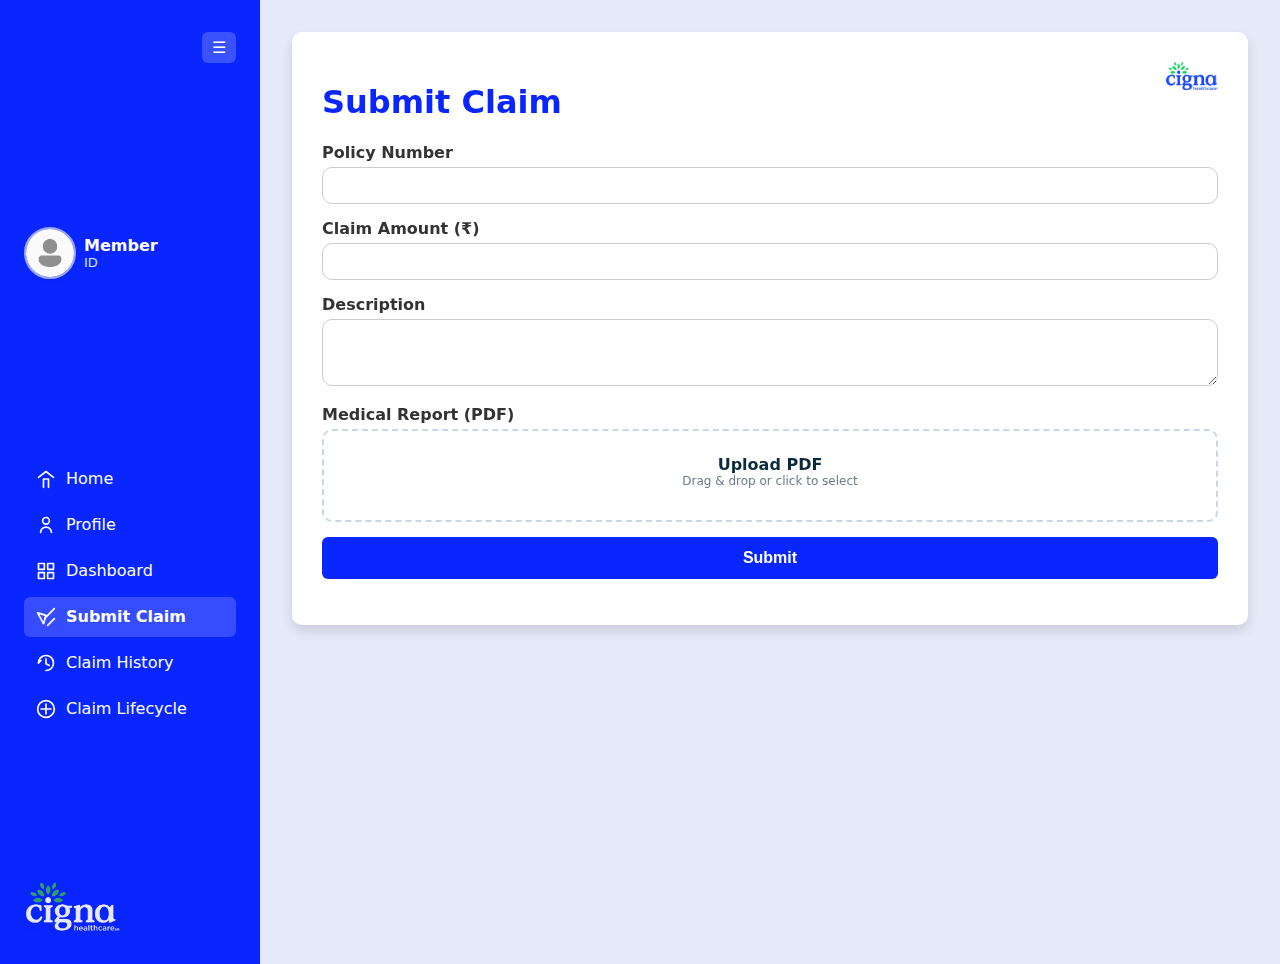
<file: frontend/patient/submit.html>
<!DOCTYPE html>
<html lang="en">
<head>
  <meta charset="UTF-8">
  <meta name="viewport" content="width=device-width, initial-scale=1.0">
  <title>Submit Claim</title>
  <link rel="stylesheet" href="../css/style.css">
</head>
<body>
  <div class="patient-shell">
    <aside class="sidebar">
      <div class="sidebar-top"><button class="sidebar-toggle" aria-label="Toggle sidebar">☰</button></div>
      <div class="sidebar-header">
        <img class="sidebar-avatar" src="../assets/img/profile.png" alt="Avatar">
        <div>
          <div class="sidebar-name" id="sbName">Member</div>
          <div class="sidebar-id" id="sbId">ID</div>
        </div>
      </div>
      <nav class="sidebar-nav">
        <a class="sidebar-link" href="../index.html"><img class="sidebar-icon" src="../assets/icons/home.svg"><span>Home</span></a>
        <a class="sidebar-link" href="profile.html"><img class="sidebar-icon" src="../assets/icons/patient.svg"><span>Profile</span></a>
        <a class="sidebar-link" href="dashboard.html"><img class="sidebar-icon" src="../assets/icons/dashboard.svg"><span>Dashboard</span></a>
        <a class="sidebar-link active" href="submit.html"><img class="sidebar-icon" src="../assets/icons/submit.svg"><span>Submit Claim</span></a>
        <a class="sidebar-link" href="claims.html"><img class="sidebar-icon" src="../assets/icons/history.svg"><span>Claim History</span></a>
        <a class="sidebar-link" href="lifecycle.html"><img class="sidebar-icon" src="../assets/icons/lifecycle.svg"><span>Claim Lifecycle</span></a>
      </nav>
      <img class="sidebar-bottom-logo" src="../assets/img/cigna.png" alt="Cigna">
    </aside>
    <main class="content">
      <div class="card">
        <img class="page-brand" src="../assets/img/cigna1.png" alt="brand">
        <h1>Submit Claim</h1>
      <form id="submitForm" novalidate>
        <div class="form-group">
          <label for="policyNumber">Policy Number</label>
          <input id="policyNumber" type="text" required />
        </div>
        <div class="form-group">
          <label for="amount">Claim Amount (₹)</label>
          <input id="amount" type="number" step="0.01" required />
        </div>
        <div class="form-group">
          <label for="description">Description</label>
          <textarea id="description" rows="3" required></textarea>
        </div>
        <div class="form-group">
          <label for="file">Medical Report (PDF)</label>
          <div id="dropzone" class="dropzone">
            <div class="dz-title">Upload PDF</div>
            <div class="dz-note">Drag & drop or click to select</div>
            <div id="dzFilename" style="margin-top:8px;"></div>
          </div>
          <input id="file" type="file" accept="application/pdf" style="display:none;" />
        </div>
        <button class="auth-submit" type="submit">Submit</button>
        <div id="uploadMsg" class="auth-message"></div>
      </form>
    </main>
  </div>
  <script src="patient.js"></script>
  <script src="sidebar.js"></script>
  <script>
    const dz = document.getElementById('dropzone');
    const fileInput = document.getElementById('file');
    const nameEl = document.getElementById('dzFilename');
    if (dz && fileInput) {
      dz.addEventListener('click', ()=> fileInput.click());
      dz.addEventListener('dragover', e=>{ e.preventDefault(); dz.style.background='#eef3ff'; });
      dz.addEventListener('dragleave', ()=>{ dz.style.background='#fff'; });
      dz.addEventListener('drop', e=>{ e.preventDefault(); if (e.dataTransfer.files.length){ fileInput.files = e.dataTransfer.files; nameEl.textContent = e.dataTransfer.files[0].name; dz.style.background='#fff'; }});
      fileInput.addEventListener('change', ()=>{ if (fileInput.files.length) nameEl.textContent = fileInput.files[0].name; });
    }
  </script>
</body>
</html>
</file>
<file: frontend/css/style.css>
@import url('./variables.css');

:root {
    --primary-color: var(--cigna-blue);
    --secondary-color: var(--bg-muted);
    --text-color: #333;
    --card-bg: var(--cigna-white);
}

body {
    font-family: var(--font-body);
    background-color: var(--secondary-color);
    color: var(--text-color);
    margin: 0;
    padding: 0;
}

.container {
    max-width: 960px;
    margin: 60px auto;
    padding: 20px;
}

.card {
    background: var(--card-bg);
    border-radius: var(--radius-md);
    box-shadow: var(--shadow-md);
    padding: 30px;
    margin-bottom: 20px;
}

h1, h2 { color: var(--primary-color); }

.hero {
    display: grid;
    grid-template-columns: 1fr 1fr;
    gap: var(--space-6);
    align-items: center;
}
.hero .title {
    font-size: var(--font-size-xl);
    line-height: 1.2;
    font-weight: var(--font-weight-bold);
}
.hero .subtitle {
    font-size: var(--font-size-lg);
    color: var(--cigna-dark);
}
.cta-button {
    display: inline-block;
    background-color: var(--primary-color);
    color: #fff;
    padding: 12px 24px;
    border-radius: var(--radius-sm);
    text-decoration: none;
    font-weight: var(--font-weight-bold);
}
.cta-button:hover { background-color: #0926fe; }

.lifecycle {
    display: flex;
    gap: var(--space-5);
    align-items: center;
}
.step {
    background: #e9f3ff;
    border: 1px solid #d0e7ff;
    padding: var(--space-4) var(--space-5);
    border-radius: var(--radius-sm);
    box-shadow: var(--shadow-sm);
    position: relative;
}
.step::after {
    content: '→';
    position: absolute;
    right: -24px;
    top: 50%;
    transform: translateY(-50%);
    color: var(--cigna-dark);
}
.step:last-child::after { content: ''; }

@keyframes float {
    0% { transform: translateY(0px); }
    50% { transform: translateY(-6px); }
    100% { transform: translateY(0px); }
}
.animate-float { animation: float 3s ease-in-out infinite; }

.form-group { margin-bottom: 15px; }
label { display: block; margin-bottom: 5px; font-weight: bold; }
input, textarea, select {
    width: 100%;
    padding: 10px;
    border: 1px solid #ccc;
    border-radius: var(--radius-md);
    box-sizing: border-box; /* Fixes padding issues */
}

button {
    background-color: var(--primary-color);
    color: white;
    padding: 10px 20px;
    border: none;
    border-radius: 4px;
    cursor: pointer;
    font-size: 16px;
}

button:hover { background-color: #0926fe; }

/* Status Badges */
.badge { padding: 5px 10px; border-radius: 12px; font-size: 0.8em; }
.badge-PENDING { background-color: #ffeeba; color: #856404; }
.badge-APPROVED { background-color: #d4edda; color: #155724; }
.badge-REJECTED { background-color: #f8d7da; color: #721c24; }

.site-header { position: sticky; top: 0; z-index: 1000; background: #0926fe; color: #fff; box-shadow: var(--shadow-md); }
.header-inner { max-width: 1200px; margin: 0 auto; display: grid; grid-template-columns: auto 1fr auto; align-items: center; gap: var(--space-5); padding: var(--space-4) var(--space-5); }
.brand-logo { height: 32px; display: block; }
.site-nav { display: none; gap: var(--space-4); }
.nav-link { color: #fff; text-decoration: none; padding: 8px 12px; border-radius: var(--radius-sm); }
.nav-link:hover { background: rgba(255,255,255,0.12); }
.cta-login { background: #fff; color: #0926fe; text-decoration: none; padding: 10px 16px; border-radius: var(--radius-sm); font-weight: var(--font-weight-bold); }
.cta-login:hover { background: #eef3ff; }

.hero-section { position: relative; overflow: hidden; background: linear-gradient(180deg, #0b2c3d 0%, #0b2c3d 40%, #ffffff 40%); }
.hero-media { position: relative; height: 420px; }
.hero-bg {
    position: absolute;
    right: 0;
    top: 0;
    width: 100%;
    height: 100%;
    object-fit: cover;
    opacity: 1;
}
.hero-figure { position: absolute; right: 5%; bottom: -30px; width: 300px; border-radius: var(--radius-lg); box-shadow: var(--shadow-lg); object-fit: cover; }
.hero-content { max-width: 1200px; margin: 0 auto; padding: var(--space-6) var(--space-5); color: #fff; }
.hero-greet { font-size: 18px; opacity: 0.9; }
.hero-title { font-size: var(--font-size-2xl); line-height: 1.1; margin: var(--space-3) 0; font-family: var(--font-heading); }
.hero-sub { font-size: var(--font-size-lg); color: #3a4de3; max-width: 640px; }
.hero-ctas { margin-top: var(--space-5); }
.cta-button { display: inline-block; background-color: var(--primary-color); color: #fff; padding: 12px 24px; border-radius: var(--radius-sm); text-decoration: none; font-weight: var(--font-weight-bold); }
.cta-button.alt { background-color: var(--cigna-teal); margin-left: 12px; }
.cta-button:hover { background-color: #0926fe; }

.tray { background: transparent; position: relative; z-index: 2; }
.tray-inner { max-width: 1100px; margin: -70px auto 0; display: grid; grid-template-columns: 1fr 1fr; gap: var(--space-6); padding: var(--space-6); border-radius: var(--radius-lg); box-shadow: var(--shadow-xl); background: #fff; }
.tray-left { border-right: 1px solid #eef1f5; padding-right: var(--space-6); }
.tray-right { padding-left: var(--space-6); }
.tray-title { color: var(--cigna-dark); font-size: var(--font-size-lg); font-family: var(--font-heading); }
.tray-form { display: grid; grid-template-columns: 1fr auto auto; gap: var(--space-3); align-items: end; margin-top: var(--space-3); }
.tray-label { color: #4b5e6d; }
.tray-select { padding: 12px; border: 1px solid #c7d7e6; border-radius: var(--radius-sm); }
.tray-action { display: inline-block; padding: 12px 18px; background: #0926fe; color: #fff; text-decoration: none; border-radius: var(--radius-sm); font-weight: var(--font-weight-bold); }
.tray-action:hover { background: #0926fe; }
.tray-subtitle { color: var(--cigna-dark); }
.tray-copy { color: #4b5e6d; }
.tray-link { display: inline-block; margin-top: var(--space-3); color: #0926fe; text-decoration: none; font-weight: var(--font-weight-bold); }
.tray-link:hover { text-decoration: underline; }

.notice { background: #f7f0d6; margin: var(--space-6) auto; }
.notice-inner { max-width: 1100px; margin: 0 auto; padding: var(--space-4) var(--space-5); color: #5b4b15; display: flex; align-items: center; gap: var(--space-3); border-radius: var(--radius-md); }

.value-grid { max-width: 1100px; margin: var(--space-6) auto; display: grid; grid-template-columns: repeat(4,1fr); gap: var(--space-6); padding: 0 var(--space-5); }
.value-item { background: #fff; border-radius: var(--radius-md); box-shadow: var(--shadow-md); padding: var(--space-5); transform: translateY(12px); opacity: 0; transition: transform .6s ease, opacity .6s ease; }
.value-item.revealed { transform: translateY(0); opacity: 1; }
.value-icon { width: 36px; height: 36px; }
.value-title { margin-top: var(--space-3); color: var(--cigna-dark); font-family: var(--font-heading); }
.value-copy { color: #4b5e6d; }

.site-footer { background: #0b2c3d; color: #cfe7ff; }
.footer-inner { max-width: 1100px; margin: 0 auto; padding: var(--space-6) var(--space-5); }
.footer-cols { display: grid; grid-template-columns: repeat(3,1fr); gap: var(--space-6); }
.footer-col h4 { margin: 0 0 var(--space-3) 0; color: #fff; }
.footer-link { display: block; color: #cfe7ff; text-decoration: none; margin-bottom: var(--space-2); }
.footer-link:hover { text-decoration: underline; }
.footer-bottom { margin-top: var(--space-6); display: flex; align-items: center; justify-content: space-between; border-top: 1px solid rgba(255,255,255,0.15); padding-top: var(--space-4); }
.footer-links a { color: #cfe7ff; text-decoration: none; margin-left: var(--space-4); }
.footer-links a:hover { text-decoration: underline; }
.site-nav .nav-link { font-weight: var(--font-weight-bold); }

/* Auth pages */
.auth-page { min-height: calc(100vh - 64px); background: var(--cigna-blue); display: grid; place-items: center; padding: var(--space-6); }
.auth-card { width: 100%; max-width: 420px; background: #fff; border-radius: var(--radius-lg); box-shadow: var(--shadow-lg); padding: var(--space-6); }
.auth-logo { height: 40px; display: block; margin: 0 auto var(--space-4); }
.auth-title { text-align: center; color: var(--cigna-dark); font-family: var(--font-heading); }
.auth-sub { text-align: center; color: #4b5e6d; margin-bottom: var(--space-4); }
.divider { position: relative; margin: var(--space-4) 0; height: 1px; background: #eef1f5; }
.divider-text { position: absolute; left: 50%; transform: translateX(-50%) translateY(-50%); top: 50%; background: #fff; padding: 0 var(--space-2); color: #6b7d8a; font-size: 12px; }
.auth-actions { display: flex; align-items: center; justify-content: space-between; margin: var(--space-3) 0; }
.forgot-link { color: #0926fe; text-decoration: none; }
.forgot-link:hover { text-decoration: underline; }
.auth-submit { width: 100%; background: var(--primary-color); color: #fff; padding: 12px; border: none; border-radius: var(--radius-sm); font-weight: var(--font-weight-bold); cursor: pointer; }
.auth-submit:hover { background: #0926fe; }
.auth-message { margin-top: var(--space-4); font-weight: var(--font-weight-bold); }
.auth-footer-text { margin-top: var(--space-4); text-align: center; }

/* Auth theme navbar overrides */
.auth-theme .site-header { background: #fff; color: #000; }
.auth-theme .nav-link { color: #000; }
.auth-theme .nav-link:hover { background: rgba(0,0,0,0.06); }
.auth-theme .cta-login { background: #0926fe; color: #fff; }
.auth-theme .cta-register { border-color: #0926fe; color: #0926fe; }
.auth-theme .cta-register:hover { background: rgba(9,38,254,0.10); }

/* Remember me alignment */
.remember-label { display: inline-flex; align-items: center; gap: 8px; white-space: nowrap; }

/* Navbar emphasis */
.site-nav .nav-link { font-weight: var(--font-weight-bold); }

@media (min-width: 768px) { .site-nav { display: flex; } }
@media (max-width: 767px) {
  .header-inner { grid-template-columns: auto auto; }
  .cta-login { display: none; }
  .hero-media { height: 300px; }
  .hero-figure { width: 240px; bottom: -20px; }
  .tray-inner { grid-template-columns: 1fr; margin-top: -40px; }
  .tray-left { border-right: 0; padding-right: 0; }
  .tray-right { padding-left: 0; }
  .value-grid { grid-template-columns: 1fr 1fr; }
  .footer-cols { grid-template-columns: 1fr; }
}
@media (max-width: 479px) { .value-grid { grid-template-columns: 1fr; } }
.hero-section { position: relative; overflow: hidden; background: linear-gradient(180deg, #0b2c3d 0%, #0b2c3d 40%, #ffffff 40%); padding-bottom: var(--space-7); }
.header-inner { max-width: 1200px; margin: 0 auto; display: grid; grid-template-columns: auto 1fr auto; align-items: center; gap: var(--space-5); padding: var(--space-4) var(--space-5); }
.header-actions { display: flex; gap: var(--space-3); }
.cta-register { background: transparent; color: #fff; border: 2px solid rgba(255,255,255,0.8); padding: 8px 14px; border-radius: var(--radius-sm); text-decoration: none; font-weight: var(--font-weight-bold); }
.cta-register:hover { background: rgba(255,255,255,0.12); }

/* Patient shell */
.patient-shell { display: grid; grid-template-columns: 260px 1fr; height: 100vh; transition: grid-template-columns .2s ease; }
.patient-shell.collapsed { grid-template-columns: 72px 1fr; }
.sidebar { background: #0926fe; color:#fff; border-right: none; padding: var(--space-6) var(--space-5); display:flex; flex-direction:column; justify-content:space-between; position: sticky; top: 0; height: 100vh; overflow-y: auto; }
.sidebar-header { display: grid; grid-template-columns: 48px 1fr; gap: var(--space-3); align-items: center; margin-bottom: var(--space-4); }
.sidebar-avatar { width: 48px; height: 48px; border-radius: 50%; object-fit: cover; box-shadow: var(--shadow-sm); border:2px solid rgba(255,255,255,0.6); }
.sidebar-name { font-weight: var(--font-weight-bold); color: #fff; }
.sidebar-id { color: #cfe7ff; font-size: 13px; }
.sidebar-nav { display: grid; gap: 6px; margin-top: var(--space-3); }
.sidebar-link { display: flex; align-items: center; gap: 10px; padding: 10px 12px; color: #fff; text-decoration: none; border-radius: var(--radius-sm); }
.sidebar-link:hover { background: rgba(255,255,255,0.12); }
.sidebar-link.active { background: rgba(255,255,255,0.18); color: #fff; font-weight: var(--font-weight-bold); }
.sidebar-icon { width:20px; height:20px; filter: invert(1); }
.sidebar-bottom-logo { width: 96px; opacity: 0.9; }
.sidebar-top { display:flex; justify-content:flex-end; margin-bottom: var(--space-3); }
.sidebar-toggle { background: rgba(255,255,255,0.2); color:#fff; border: none; border-radius: var(--radius-sm); padding: 6px 10px; cursor: pointer; }
.sidebar-toggle:hover { background: rgba(255,255,255,0.3); }
.sidebar.collapsed { position: sticky; left:0; width:72px; z-index: 1; }
.sidebar.collapsed .sidebar-header > div { display:none; }
.sidebar.collapsed .sidebar-link span { display:none; }
.sidebar.collapsed .sidebar-bottom-logo { width:48px; }
.sidebar.collapsed .sidebar-nav { gap: 12px; }
.content { background: rgba(9,38,254,0.06); padding: var(--space-6); height: 100vh; overflow-y: auto; position: relative; z-index: 2; }
.patient-shell.collapsed .content .card { margin-left: 0; }
.content .card { margin-bottom: var(--space-6); }

.page-brand { float:right; height:28px; opacity:0.9; }
.table-card tbody tr:hover { background: #f9fbff; }
.btn-approve { background:#27ae60; color:#fff; padding:8px 12px; border:none; border-radius: var(--radius-sm); cursor:pointer; }
.btn-approve:hover { background:#1e8e4d; }
.btn-reject { background:#e74c3c; color:#fff; padding:8px 12px; border:none; border-radius: var(--radius-sm); cursor:pointer; margin-left:8px; }
.btn-reject:hover { background:#c0392b; }

.dropzone { border: 2px dashed #c7d7e6; border-radius: var(--radius-md); padding: var(--space-5); text-align: center; color: #6b7d8a; background:#fff; }
.dropzone:hover { background:#f9fbff; }
.dropzone .dz-title { color:#0b2c3d; font-weight: var(--font-weight-bold); }
.dropzone .dz-note { font-size: 12px; color:#6b7d8a; }

/* Dashboard components */
.stats-grid { display: grid; grid-template-columns: repeat(4,1fr); gap: var(--space-5); }
.stat-card { background: #fff; border-radius: var(--radius-md); box-shadow: var(--shadow-md); padding: var(--space-5); }
.stat-title { color: #6b7d8a; font-size: 13px; }
.stat-value { font-size: 28px; font-weight: var(--font-weight-bold); color: var(--cigna-dark); }
.charts-grid { display: grid; grid-template-columns: 1.5fr 1fr; gap: var(--space-5); }
.table-card { background: #fff; border-radius: var(--radius-md); box-shadow: var(--shadow-md); }
.table-card table { width: 100%; border-collapse: collapse; }
.table-card th, .table-card td { padding: 12px 16px; border-bottom: 1px solid #eef1f5; text-align: left; }
.table-card thead th { background: #f4f6f8; font-weight: var(--font-weight-bold); }
.filters { display: flex; gap: var(--space-3); align-items: center; margin-bottom: var(--space-3); }
#yearSelect, #yearFilter { width: 140px; }

/* Lifecycle stepper */
.steps { display:flex; align-items:center; gap:12px; }
.step-dot { width:12px; height:12px; border-radius:50%; background:#c7d7e6; }
.step-dot.active { background:#0926fe; }
.step-line { flex:1; height:2px; background:#c7d7e6; }
.step-line.active { background:#0926fe; }

.steps.status-APPROVED .step-dot.active, .steps.status-APPROVED .step-line.active { background:#27ae60; }
.steps.status-REJECTED .step-dot.active, .steps.status-REJECTED .step-line.active { background:#e74c3c; }
.steps.status-PENDING .step-dot.active, .steps.status-PENDING .step-line.active { background:#f1c40f; }

@media (max-width: 1024px) {
  .patient-shell { grid-template-columns: 220px 1fr; }
  .stats-grid { grid-template-columns: repeat(2,1fr); }
  .charts-grid { grid-template-columns: 1fr; }
}
@media (max-width: 768px) {
  .patient-shell { grid-template-columns: 1fr; }
  .sidebar { position: sticky; top: 0; z-index: 100; }
}
</file>
